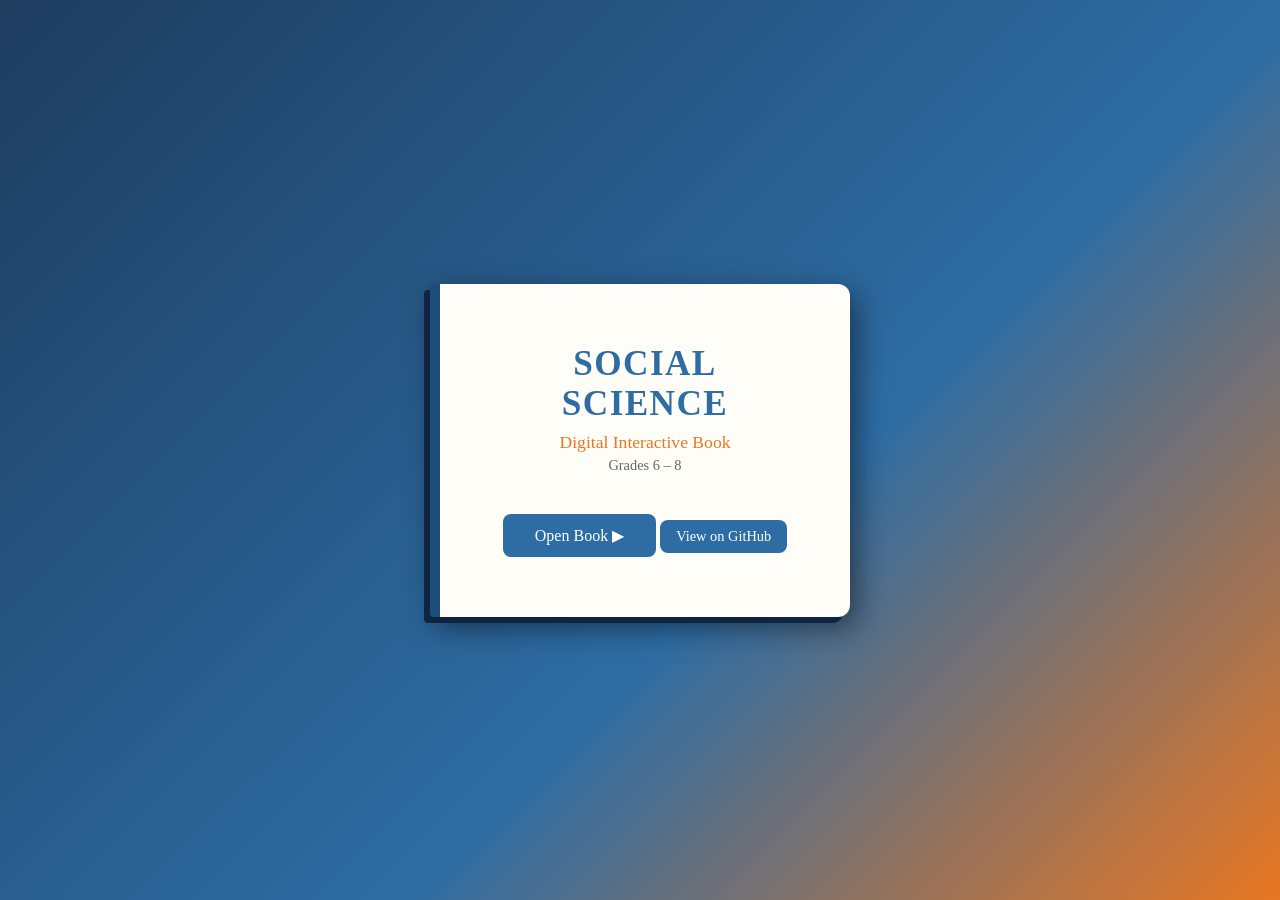
<file: index.html>
<!DOCTYPE html>
<html lang="en">
<head>
  <meta charset="UTF-8" />
  <meta name="viewport" content="width=device-width, initial-scale=1.0" />
  <title>Social Science – Digital Interactive Book</title>
  <link rel="stylesheet" href="style.css" />
</head>
<body>

  <!-- ===== COVER SCREEN ===== -->
  <div id="cover-screen" class="cover-screen">
    <div class="cover-book">
      <div class="cover-title">
        <span class="cover-subject">Social Science</span>
        <span class="cover-subtitle">Digital Interactive Book</span>
        <span class="cover-grade">Grades 6 – 8</span>
      </div>
      <button id="open-book-btn" class="btn-primary">Open Book ▶</button>
      <a href="https://github.com/indravikram15-ship-it/Socialscience" target="_blank" class="github-link">View on GitHub</a>
    </div>
  </div>

  <!-- ===== MAIN BOOK ===== -->
  <div id="app" class="app hidden">

    <!-- Top bar -->
    <header class="topbar">
      <button id="toc-toggle" class="icon-btn" title="Table of Contents">☰</button>
      <span class="topbar-title">Social Science</span>
      <button id="cover-btn" class="icon-btn" title="Back to Cover">⌂</button>
    </header>

    <!-- Table of Contents drawer -->
    <aside id="toc-drawer" class="toc-drawer closed">
      <h2>Contents</h2>
      <ul id="toc-list"></ul>
    </aside>

    <!-- Book viewport -->
    <main class="book-container">
      <div id="book" class="book">

        <!-- Pages are injected by script.js -->

      </div>
    </main>

    <!-- Navigation bar -->
    <nav class="nav-bar">
      <button id="prev-btn" class="nav-btn" disabled>&#8592; Previous</button>
      <span id="page-indicator" class="page-indicator">Page 1</span>
      <button id="next-btn" class="nav-btn">Next &#8594;</button>
    </nav>

  </div>

  <!-- ===== QUIZ MODAL ===== -->
  <div id="quiz-modal" class="modal hidden">
    <div class="modal-card">
      <button id="quiz-close" class="modal-close">&#10005;</button>
      <h2 id="quiz-title">Quick Quiz</h2>
      <div id="quiz-body"></div>
      <button id="quiz-submit" class="btn-primary">Submit</button>
      <div id="quiz-result" class="quiz-result hidden"></div>
    </div>
  </div>

  <script src="script.js"></script>
</body>
</html>
</file>
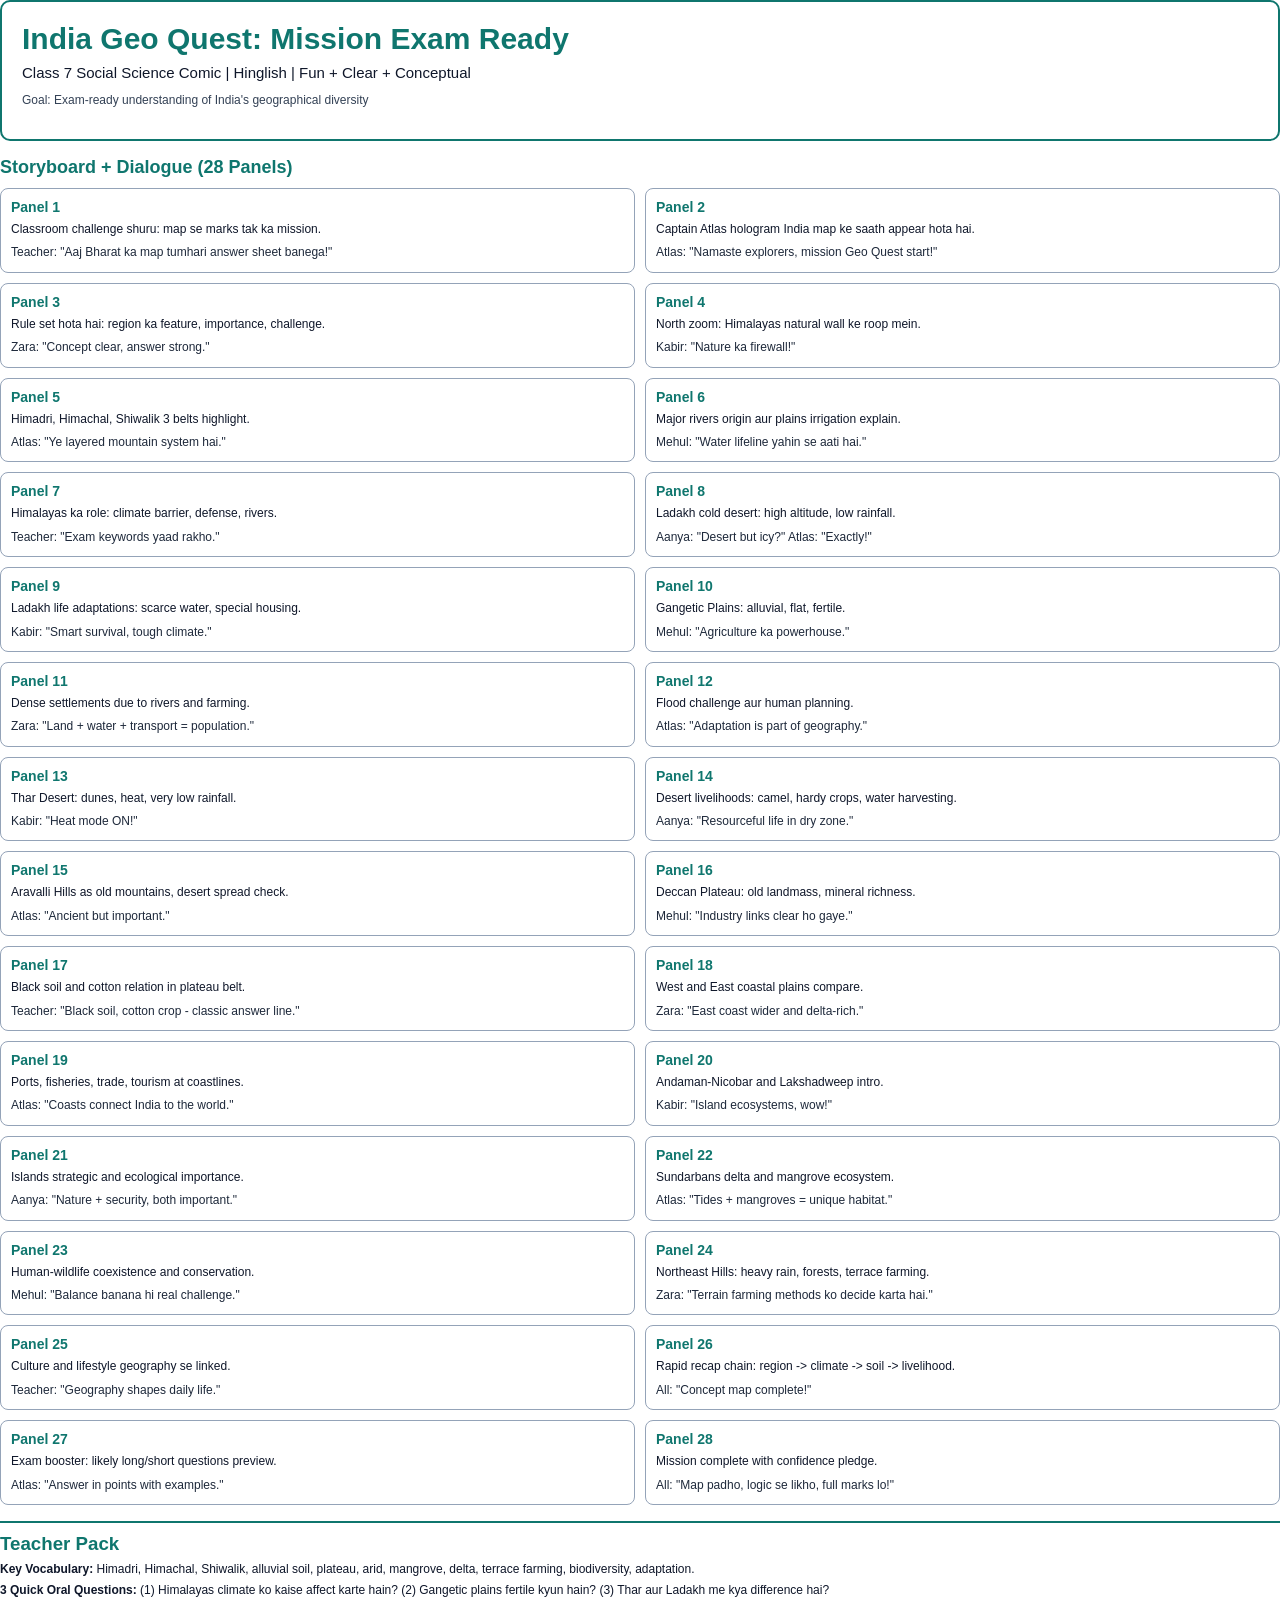
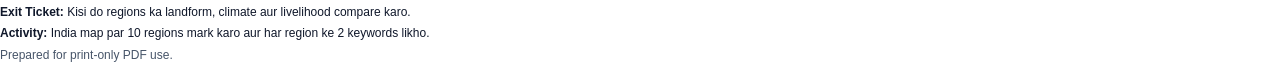
<file: Class7_Geo_Quest_Comic_Print.html>
<!doctype html>
<html lang="en">
<head>
<meta charset="utf-8">
<meta name="viewport" content="width=device-width, initial-scale=1">
<title>India Geo Quest - Class 7 Comic</title>
<style>
  @page { size: A4; margin: 14mm; }
  body { font-family: "Segoe UI", Tahoma, sans-serif; margin: 0; color: #0f172a; background: #ffffff; }
  .cover { border: 2px solid #0f766e; border-radius: 10px; padding: 20px; margin-bottom: 16px; }
  .title { font-size: 30px; font-weight: 800; color: #0f766e; margin: 0 0 8px; }
  .subtitle { font-size: 15px; margin: 0 0 8px; }
  .meta { font-size: 12px; color: #334155; }
  .panel-grid { display: grid; grid-template-columns: 1fr 1fr; gap: 10px; }
  .panel { border: 1px solid #94a3b8; border-radius: 8px; padding: 10px; break-inside: avoid; page-break-inside: avoid; }
  .panel h3 { margin: 0 0 6px; font-size: 14px; color: #0f766e; }
  .scene { margin: 0 0 6px; font-size: 12px; line-height: 1.45; }
  .dialogue { margin: 0; font-size: 12px; line-height: 1.45; color: #1e293b; }
  .section-title { font-size: 18px; margin: 14px 0 10px; color: #0f766e; }
  .teacher-pack { margin-top: 16px; border-top: 2px solid #0f766e; padding-top: 10px; }
  .teacher-pack h3 { margin: 0 0 6px; color: #0f766e; }
  .teacher-pack p { margin: 4px 0; font-size: 12px; line-height: 1.45; }
  .small { font-size: 11px; color: #475569; }
  .page-break { page-break-before: always; }
</style>
</head>
<body>
  <div class="cover">
    <h1 class="title">India Geo Quest: Mission Exam Ready</h1>
    <p class="subtitle">Class 7 Social Science Comic | Hinglish | Fun + Clear + Conceptual</p>
    <p class="meta">Goal: Exam-ready understanding of India's geographical diversity</p>
  </div>

  <h2 class="section-title">Storyboard + Dialogue (28 Panels)</h2>
  <div class="panel-grid">
    <div class="panel"><h3>Panel 1</h3><p class="scene">Classroom challenge shuru: map se marks tak ka mission.</p><p class="dialogue">Teacher: "Aaj Bharat ka map tumhari answer sheet banega!"</p></div>
    <div class="panel"><h3>Panel 2</h3><p class="scene">Captain Atlas hologram India map ke saath appear hota hai.</p><p class="dialogue">Atlas: "Namaste explorers, mission Geo Quest start!"</p></div>
    <div class="panel"><h3>Panel 3</h3><p class="scene">Rule set hota hai: region ka feature, importance, challenge.</p><p class="dialogue">Zara: "Concept clear, answer strong."</p></div>
    <div class="panel"><h3>Panel 4</h3><p class="scene">North zoom: Himalayas natural wall ke roop mein.</p><p class="dialogue">Kabir: "Nature ka firewall!"</p></div>
    <div class="panel"><h3>Panel 5</h3><p class="scene">Himadri, Himachal, Shiwalik 3 belts highlight.</p><p class="dialogue">Atlas: "Ye layered mountain system hai."</p></div>
    <div class="panel"><h3>Panel 6</h3><p class="scene">Major rivers origin aur plains irrigation explain.</p><p class="dialogue">Mehul: "Water lifeline yahin se aati hai."</p></div>
    <div class="panel"><h3>Panel 7</h3><p class="scene">Himalayas ka role: climate barrier, defense, rivers.</p><p class="dialogue">Teacher: "Exam keywords yaad rakho."</p></div>
    <div class="panel"><h3>Panel 8</h3><p class="scene">Ladakh cold desert: high altitude, low rainfall.</p><p class="dialogue">Aanya: "Desert but icy?" Atlas: "Exactly!"</p></div>
    <div class="panel"><h3>Panel 9</h3><p class="scene">Ladakh life adaptations: scarce water, special housing.</p><p class="dialogue">Kabir: "Smart survival, tough climate."</p></div>
    <div class="panel"><h3>Panel 10</h3><p class="scene">Gangetic Plains: alluvial, flat, fertile.</p><p class="dialogue">Mehul: "Agriculture ka powerhouse."</p></div>
    <div class="panel"><h3>Panel 11</h3><p class="scene">Dense settlements due to rivers and farming.</p><p class="dialogue">Zara: "Land + water + transport = population."</p></div>
    <div class="panel"><h3>Panel 12</h3><p class="scene">Flood challenge aur human planning.</p><p class="dialogue">Atlas: "Adaptation is part of geography."</p></div>
    <div class="panel"><h3>Panel 13</h3><p class="scene">Thar Desert: dunes, heat, very low rainfall.</p><p class="dialogue">Kabir: "Heat mode ON!"</p></div>
    <div class="panel"><h3>Panel 14</h3><p class="scene">Desert livelihoods: camel, hardy crops, water harvesting.</p><p class="dialogue">Aanya: "Resourceful life in dry zone."</p></div>
    <div class="panel"><h3>Panel 15</h3><p class="scene">Aravalli Hills as old mountains, desert spread check.</p><p class="dialogue">Atlas: "Ancient but important."</p></div>
    <div class="panel"><h3>Panel 16</h3><p class="scene">Deccan Plateau: old landmass, mineral richness.</p><p class="dialogue">Mehul: "Industry links clear ho gaye."</p></div>
    <div class="panel"><h3>Panel 17</h3><p class="scene">Black soil and cotton relation in plateau belt.</p><p class="dialogue">Teacher: "Black soil, cotton crop - classic answer line."</p></div>
    <div class="panel"><h3>Panel 18</h3><p class="scene">West and East coastal plains compare.</p><p class="dialogue">Zara: "East coast wider and delta-rich."</p></div>
    <div class="panel"><h3>Panel 19</h3><p class="scene">Ports, fisheries, trade, tourism at coastlines.</p><p class="dialogue">Atlas: "Coasts connect India to the world."</p></div>
    <div class="panel"><h3>Panel 20</h3><p class="scene">Andaman-Nicobar and Lakshadweep intro.</p><p class="dialogue">Kabir: "Island ecosystems, wow!"</p></div>
    <div class="panel"><h3>Panel 21</h3><p class="scene">Islands strategic and ecological importance.</p><p class="dialogue">Aanya: "Nature + security, both important."</p></div>
    <div class="panel"><h3>Panel 22</h3><p class="scene">Sundarbans delta and mangrove ecosystem.</p><p class="dialogue">Atlas: "Tides + mangroves = unique habitat."</p></div>
    <div class="panel"><h3>Panel 23</h3><p class="scene">Human-wildlife coexistence and conservation.</p><p class="dialogue">Mehul: "Balance banana hi real challenge."</p></div>
    <div class="panel"><h3>Panel 24</h3><p class="scene">Northeast Hills: heavy rain, forests, terrace farming.</p><p class="dialogue">Zara: "Terrain farming methods ko decide karta hai."</p></div>
    <div class="panel"><h3>Panel 25</h3><p class="scene">Culture and lifestyle geography se linked.</p><p class="dialogue">Teacher: "Geography shapes daily life."</p></div>
    <div class="panel"><h3>Panel 26</h3><p class="scene">Rapid recap chain: region -> climate -> soil -> livelihood.</p><p class="dialogue">All: "Concept map complete!"</p></div>
    <div class="panel"><h3>Panel 27</h3><p class="scene">Exam booster: likely long/short questions preview.</p><p class="dialogue">Atlas: "Answer in points with examples."</p></div>
    <div class="panel"><h3>Panel 28</h3><p class="scene">Mission complete with confidence pledge.</p><p class="dialogue">All: "Map padho, logic se likho, full marks lo!"</p></div>
  </div>

  <div class="teacher-pack page-break">
    <h3>Teacher Pack</h3>
    <p><strong>Key Vocabulary:</strong> Himadri, Himachal, Shiwalik, alluvial soil, plateau, arid, mangrove, delta, terrace farming, biodiversity, adaptation.</p>
    <p><strong>3 Quick Oral Questions:</strong> (1) Himalayas climate ko kaise affect karte hain? (2) Gangetic plains fertile kyun hain? (3) Thar aur Ladakh me kya difference hai?</p>
    <p><strong>Exit Ticket:</strong> Kisi do regions ka landform, climate aur livelihood compare karo.</p>
    <p><strong>Activity:</strong> India map par 10 regions mark karo aur har region ke 2 keywords likho.</p>
    <p class="small">Prepared for print-only PDF use.</p>
  </div>
</body>
</html>
</file>
<file: style.css>
/* ============================================================
   Social Science – Digital Interactive Book  |  style.css
   ============================================================ */

/* ---------- Reset & variables ---------- */
*, *::before, *::after { box-sizing: border-box; margin: 0; padding: 0; }

:root {
  --clr-bg:        #f0ede6;
  --clr-paper:     #fffdf7;
  --clr-shadow:    rgba(0,0,0,.25);
  --clr-primary:   #2e6da4;
  --clr-primary-d: #1e4d7b;
  --clr-accent:    #e87722;
  --clr-text:      #1a1a1a;
  --clr-muted:     #666;
  --clr-border:    #ccc;
  --radius:        8px;
  --transition:    .35s ease;
  --page-w:        720px;
  --page-h:        520px;
}

body {
  font-family: "Georgia", serif;
  background: var(--clr-bg);
  color: var(--clr-text);
  min-height: 100vh;
  overflow-x: hidden;
}

/* ---------- Utility ---------- */
.hidden { display: none !important; }

/* ---------- Cover screen ---------- */
.cover-screen {
  min-height: 100vh;
  display: flex;
  align-items: center;
  justify-content: center;
  background: linear-gradient(135deg, #1e3c5e 0%, #2e6da4 60%, #e87722 100%);
}

.cover-book {
  background: var(--clr-paper);
  border-radius: 4px 12px 12px 4px;
  box-shadow: -6px 6px 0 #0e2440, 6px 10px 30px rgba(0,0,0,.5);
  padding: 60px 50px;
  text-align: center;
  max-width: 420px;
  width: 90%;
  border-left: 10px solid var(--clr-primary-d);
}

.cover-subject {
  display: block;
  font-size: 2.2rem;
  font-weight: bold;
  color: var(--clr-primary);
  letter-spacing: .04em;
  text-transform: uppercase;
}

.cover-subtitle {
  display: block;
  font-size: 1.1rem;
  color: var(--clr-accent);
  margin: 8px 0 4px;
}

.cover-grade {
  display: block;
  font-size: .9rem;
  color: var(--clr-muted);
  margin-bottom: 36px;
}

/* ---------- Buttons ---------- */
.btn-primary {
  background: var(--clr-primary);
  color: #fff;
  border: none;
  padding: 12px 32px;
  font-size: 1rem;
  font-family: inherit;
  border-radius: var(--radius);
  cursor: pointer;
  transition: background var(--transition), transform .15s;
}
.btn-primary:hover  { background: var(--clr-primary-d); transform: translateY(-2px); }
.btn-primary:active { transform: translateY(0); }

.github-link {
  display: inline-block;
  background: var(--clr-primary);
  color: #fff;
  padding: 8px 16px;
  font-size: 0.9rem;
  font-family: inherit;
  border-radius: var(--radius);
  text-decoration: none;
  transition: background var(--transition), transform .15s;
  margin-top: 10px;
}
.github-link:hover { background: var(--clr-primary-d); transform: translateY(-2px); }
.github-link:active { transform: translateY(0); }

/* ---------- App layout ---------- */
.app {
  display: flex;
  flex-direction: column;
  min-height: 100vh;
}

/* Top bar */
.topbar {
  display: flex;
  align-items: center;
  justify-content: space-between;
  background: var(--clr-primary);
  color: #fff;
  padding: 10px 16px;
  position: sticky;
  top: 0;
  z-index: 100;
}
.topbar-title { font-size: 1.1rem; font-weight: bold; letter-spacing: .05em; }
.icon-btn {
  background: none;
  border: none;
  color: #fff;
  font-size: 1.3rem;
  cursor: pointer;
  padding: 4px 8px;
  border-radius: var(--radius);
  transition: background var(--transition);
}
.icon-btn:hover { background: rgba(255,255,255,.15); }

/* ToC drawer */
.toc-drawer {
  position: fixed;
  top: 0; left: 0;
  height: 100vh;
  width: 270px;
  background: #fff;
  box-shadow: 4px 0 16px rgba(0,0,0,.15);
  padding: 60px 20px 20px;
  z-index: 200;
  overflow-y: auto;
  transform: translateX(0);
  transition: transform var(--transition);
}
.toc-drawer.closed { transform: translateX(-100%); }
.toc-drawer h2 { color: var(--clr-primary); margin-bottom: 16px; font-size: 1.1rem; }
#toc-list { list-style: none; }
#toc-list li {
  padding: 8px 10px;
  cursor: pointer;
  border-radius: var(--radius);
  font-size: .9rem;
  transition: background var(--transition);
}
#toc-list li:hover        { background: #f0f4f8; color: var(--clr-primary); }
#toc-list li.toc-chapter  { font-weight: bold; color: var(--clr-primary); font-size: .95rem; pointer-events: none; }
#toc-list li.toc-page     { padding-left: 22px; color: var(--clr-muted); pointer-events: auto; }
#toc-list li.toc-page:hover { color: var(--clr-primary); }

/* Overlay when drawer open */
#toc-overlay {
  display: none;
  position: fixed; inset: 0;
  background: rgba(0,0,0,.3);
  z-index: 150;
}
#toc-overlay.visible { display: block; }

/* ---------- Book container ---------- */
.book-container {
  flex: 1;
  display: flex;
  align-items: center;
  justify-content: center;
  padding: 24px 16px 8px;
}

.book {
  width: var(--page-w);
  max-width: 100%;
  min-height: var(--page-h);
  background: var(--clr-paper);
  border-radius: 2px 10px 10px 2px;
  box-shadow: -4px 4px 0 #c8b89a, 6px 8px 24px rgba(0,0,0,.3);
  border-left: 8px solid #c8b89a;
  position: relative;
  overflow: hidden;
}

/* ---------- Pages ---------- */
.page {
  display: none;
  padding: 36px 40px;
  min-height: var(--page-h);
  animation: fadeIn .4s ease;
}
.page.active { display: block; }

@keyframes fadeIn {
  from { opacity: 0; transform: translateX(20px); }
  to   { opacity: 1; transform: translateX(0); }
}

/* Chapter title page */
.page-chapter-title {
  display: flex;
  flex-direction: column;
  align-items: center;
  justify-content: center;
  text-align: center;
  gap: 14px;
  background: linear-gradient(160deg, #eef4fb 0%, var(--clr-paper) 100%);
}

.chapter-number {
  font-size: .85rem;
  font-weight: bold;
  color: var(--clr-accent);
  text-transform: uppercase;
  letter-spacing: .12em;
}
.chapter-title-text {
  font-size: 1.9rem;
  color: var(--clr-primary);
  line-height: 1.25;
}
.chapter-icon { font-size: 3.5rem; }
.chapter-intro {
  max-width: 480px;
  color: var(--clr-muted);
  font-size: .95rem;
  line-height: 1.65;
}

/* Content page */
.page-content h2 {
  font-size: 1.3rem;
  color: var(--clr-primary);
  border-bottom: 2px solid var(--clr-primary);
  padding-bottom: 6px;
  margin-bottom: 16px;
}
.page-content h3 {
  font-size: 1.05rem;
  color: var(--clr-accent);
  margin: 18px 0 8px;
}
.page-content p {
  font-size: .93rem;
  line-height: 1.75;
  color: #222;
  margin-bottom: 12px;
}
.page-content ul, .page-content ol {
  margin: 8px 0 12px 22px;
  font-size: .93rem;
  line-height: 1.75;
}

/* Info box */
.info-box {
  background: #eef4fb;
  border-left: 4px solid var(--clr-primary);
  border-radius: 0 var(--radius) var(--radius) 0;
  padding: 12px 16px;
  margin: 16px 0;
  font-size: .88rem;
  color: #1a3a5c;
}
.info-box strong { display: block; margin-bottom: 4px; color: var(--clr-primary); }

/* Fact box */
.fact-box {
  background: #fff8ee;
  border-left: 4px solid var(--clr-accent);
  border-radius: 0 var(--radius) var(--radius) 0;
  padding: 12px 16px;
  margin: 16px 0;
  font-size: .88rem;
  color: #5a3000;
}
.fact-box strong { display: block; margin-bottom: 4px; color: var(--clr-accent); }

/* Map / image placeholder */
.img-frame {
  background: #dde8f2;
  border: 1px solid var(--clr-border);
  border-radius: var(--radius);
  padding: 14px;
  margin: 16px 0;
  text-align: center;
  font-size: .85rem;
  color: var(--clr-muted);
}
.img-frame .img-label {
  display: block;
  font-style: italic;
  margin-top: 6px;
}

/* Timeline */
.timeline { list-style: none; padding: 0; margin: 12px 0; }
.timeline li {
  display: flex;
  gap: 14px;
  padding: 8px 0;
  border-left: 3px solid var(--clr-primary);
  padding-left: 14px;
  margin-left: 6px;
  font-size: .88rem;
  line-height: 1.5;
}
.timeline li .tl-year {
  min-width: 52px;
  font-weight: bold;
  color: var(--clr-primary);
}

/* Two-column layout */
.two-col {
  display: grid;
  grid-template-columns: 1fr 1fr;
  gap: 16px;
  margin: 12px 0;
}
@media (max-width: 520px) { .two-col { grid-template-columns: 1fr; } }

/* Interactive activity */
.activity-box {
  background: #f4f9f4;
  border: 1px solid #aed6ae;
  border-radius: var(--radius);
  padding: 14px 16px;
  margin: 16px 0;
}
.activity-box h4 {
  color: #2a6e2a;
  font-size: .92rem;
  margin-bottom: 10px;
  text-transform: uppercase;
  letter-spacing: .06em;
}

/* Drag-and-drop matching */
.match-grid {
  display: flex;
  gap: 24px;
  margin-top: 8px;
}
.match-col { flex: 1; }
.match-col h5 { font-size: .8rem; text-transform: uppercase; color: var(--clr-muted); margin-bottom: 6px; letter-spacing: .05em; }
.match-item {
  background: #fff;
  border: 2px solid var(--clr-border);
  border-radius: 6px;
  padding: 7px 10px;
  margin-bottom: 6px;
  font-size: .85rem;
  cursor: grab;
  transition: border-color .2s, box-shadow .2s;
  user-select: none;
}
.match-item:hover    { border-color: var(--clr-primary); }
.match-item.dragging { opacity: .4; }
.match-item.matched  { border-color: #2a6e2a; background: #f4f9f4; color: #2a6e2a; cursor: default; }

.match-drop {
  background: #f8f8f8;
  border: 2px dashed var(--clr-border);
  border-radius: 6px;
  padding: 7px 10px;
  margin-bottom: 6px;
  font-size: .85rem;
  min-height: 36px;
  transition: border-color .2s, background .2s;
}
.match-drop.drag-over { border-color: var(--clr-primary); background: #eef4fb; }
.match-drop.correct   { border-color: #2a6e2a; background: #f4f9f4; color: #2a6e2a; }
.match-drop.wrong     { border-color: #c0392b; background: #fdf0ee; color: #c0392b; }

/* Quiz button inside page */
.quiz-trigger-btn {
  display: inline-flex;
  align-items: center;
  gap: 6px;
  background: var(--clr-accent);
  color: #fff;
  border: none;
  padding: 9px 20px;
  font-family: inherit;
  font-size: .9rem;
  border-radius: var(--radius);
  cursor: pointer;
  margin-top: 10px;
  transition: background var(--transition);
}
.quiz-trigger-btn:hover { background: #c45e0c; }

/* ---------- Nav bar ---------- */
.nav-bar {
  display: flex;
  align-items: center;
  justify-content: space-between;
  padding: 12px 24px;
  background: #fff;
  border-top: 1px solid var(--clr-border);
  position: sticky;
  bottom: 0;
}
.nav-btn {
  background: var(--clr-primary);
  color: #fff;
  border: none;
  padding: 9px 22px;
  font-family: inherit;
  font-size: .9rem;
  border-radius: var(--radius);
  cursor: pointer;
  transition: background var(--transition);
}
.nav-btn:hover    { background: var(--clr-primary-d); }
.nav-btn:disabled { background: #bbb; cursor: default; }
.page-indicator { font-size: .85rem; color: var(--clr-muted); }

/* ---------- Quiz modal ---------- */
.modal {
  position: fixed; inset: 0;
  background: rgba(0,0,0,.45);
  display: flex;
  align-items: center;
  justify-content: center;
  z-index: 500;
}

.modal-card {
  background: #fff;
  border-radius: 12px;
  padding: 30px 28px;
  width: min(480px, 92vw);
  position: relative;
  box-shadow: 0 8px 32px rgba(0,0,0,.25);
  max-height: 80vh;
  overflow-y: auto;
}
.modal-close {
  position: absolute;
  top: 12px; right: 14px;
  background: none;
  border: none;
  font-size: 1.1rem;
  cursor: pointer;
  color: var(--clr-muted);
}
.modal-close:hover { color: var(--clr-text); }
#quiz-title { color: var(--clr-primary); margin-bottom: 18px; font-size: 1.2rem; }

.quiz-question { font-size: .95rem; margin-bottom: 14px; line-height: 1.55; }
.quiz-options { list-style: none; margin-bottom: 18px; }
.quiz-options li {
  padding: 9px 14px;
  border: 2px solid var(--clr-border);
  border-radius: var(--radius);
  margin-bottom: 7px;
  cursor: pointer;
  font-size: .9rem;
  transition: border-color .2s, background .2s;
}
.quiz-options li:hover            { border-color: var(--clr-primary); background: #f0f4f8; }
.quiz-options li.selected         { border-color: var(--clr-primary); background: #eef4fb; }
.quiz-options li.correct-answer   { border-color: #2a6e2a; background: #f4f9f4; }
.quiz-options li.wrong-answer     { border-color: #c0392b; background: #fdf0ee; }

.quiz-result {
  margin-top: 14px;
  padding: 12px 16px;
  border-radius: var(--radius);
  font-size: .9rem;
  line-height: 1.5;
}
.quiz-result.pass { background: #f4f9f4; color: #2a6e2a; border: 1px solid #aed6ae; }
.quiz-result.fail { background: #fdf0ee; color: #c0392b; border: 1px solid #f5b7b1; }

/* ---------- Responsive ---------- */
@media (max-width: 768px) {
  :root { --page-w: 100%; --page-h: auto; }
  .page { padding: 20px 18px; }
  .match-grid { flex-direction: column; }
}
</file>
